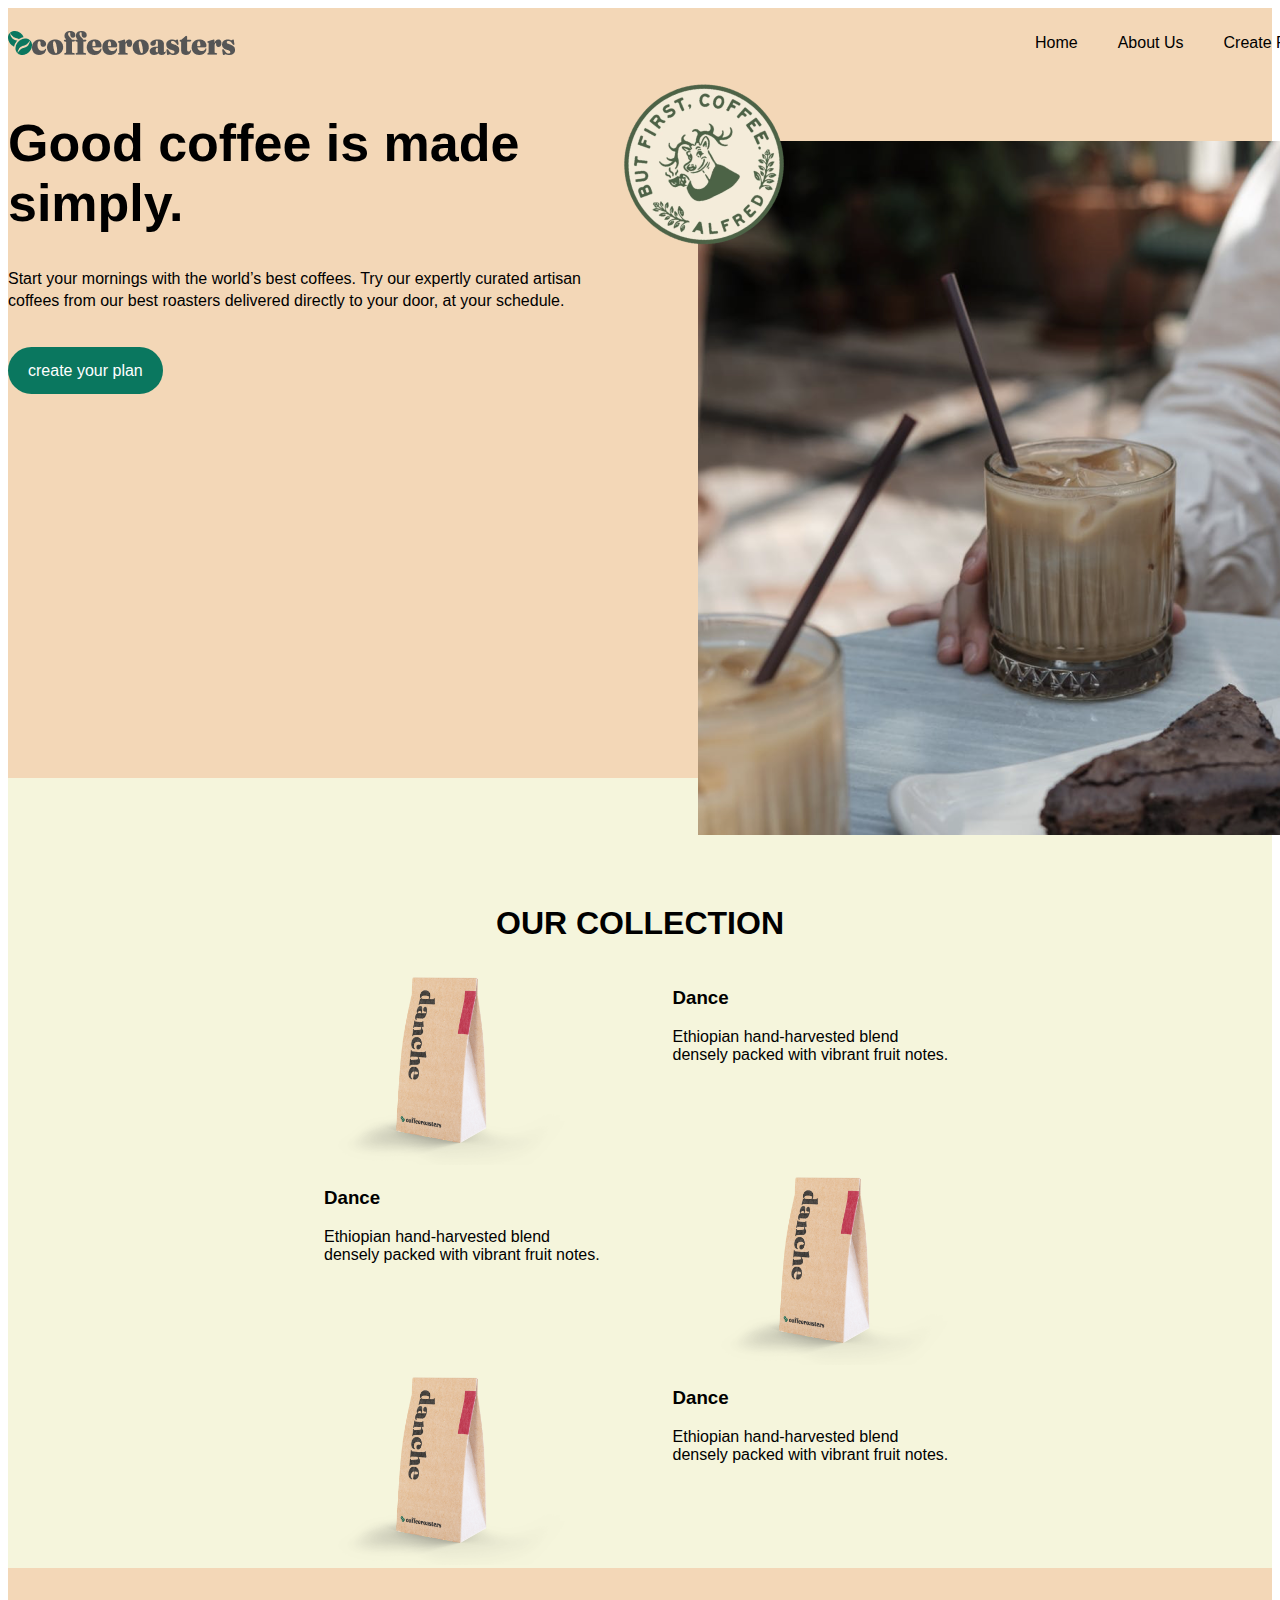
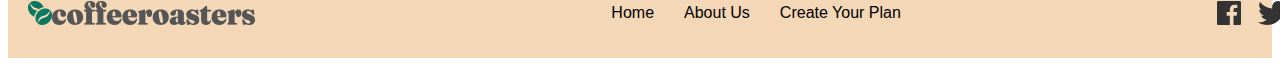
<file: index.html>
<head>
    <link rel="stylesheet" href="style.css">
    <link rel="stylesheet" href="https://cdnjs.cloudflare.com/ajax/libs/font-awesome/6.5.1/css/all.min.css"
        integrity="sha512-DTOQO9RWCH3ppGqcWaEA1BIZOC6xxalwEsw9c2QQeAIftl+Vegovlnee1c9QX4TctnWMn13TZye+giMm8e2LwA=="
        crossorigin="anonymous" referrerpolicy="no-referrer" />
    <title>Cofferoasters</title>
</head>

<body>
    <header>
        <div class="container">
            <img src="./images/logo.png" alt="logo">
            <ul>
                <li>
                    <a href="https://marsit.uz">Home</a>
                </li>
                <li>
                    <a href="./about.html">About Us</a>
                </li>
                <li>
                    <a href="https://marsit.uz">Create Plan</a>
                </li>
            </ul>
        </div>
    </header>

    <main>
        <section class="intro">
            <div class="container">
                <div class="left">
                    <h1>Good coffee is made simply.</h1>
                    <p>
                        Start your mornings with the world’s best coffees. Try our expertly curated artisan coffees from
                        our
                        best roasters delivered directly to your door, at your schedule.
                    </p>
                    <div class="plan">
                        <a href="https://marsit.uz">create your plan</a>
                    </div>
                </div>

                <div class="right">
                    <img class="label-img" src="./images/label.png" alt="label">
                    <img class="intro-img" src="./images/intro.png" alt="intro">
                </div>
            </div>
        </section>

        <section class="col-sec">
            <h2>our collection</h2>
            <div class="collections">
                <div class="collection">
                    <img src="./images/package.png" alt="package">
                    <div class="context">
                        <h3>Dance</h3>
                        <p>Ethiopian hand-harvested blend densely packed with vibrant fruit notes.</p>
                    </div>
                </div>
                <div class="collection">
                    <div class="context">
                        <h3>Dance</h3>
                        <p>Ethiopian hand-harvested blend densely packed with vibrant fruit notes.</p>
                    </div>
                    <img src="./images/package.png" alt="package">
                </div>
                <div class="collection">
                    <img src="./images/package.png" alt="package">
                    <div class="context">
                        <h3>Dance</h3>
                        <p>Ethiopian hand-harvested blend densely packed with vibrant fruit notes.</p>
                    </div>
                </div>
            </div>
        </section>
    </main>

    <footer>
        <div class="container">
            <img src="./images/logo.png" alt="logo">
            <ul>
                <li>
                    <a href="https://marsit.uz">Home</a>
                </li>
                <li>
                    <a href="https://marsit.uz">About Us</a>
                </li>
                <li>
                    <a href="https://marsit.uz">Create Your Plan</a>
                </li>
            </ul>
            <div class="tot">
                <img src="./images/Path.svg" alt="">
                <img src="./images/Path (1).svg" alt="">
                <img src="./images/Shape.svg" alt="">
              </div>
            </div>
        </div>
    </footer>
</body>
</file>
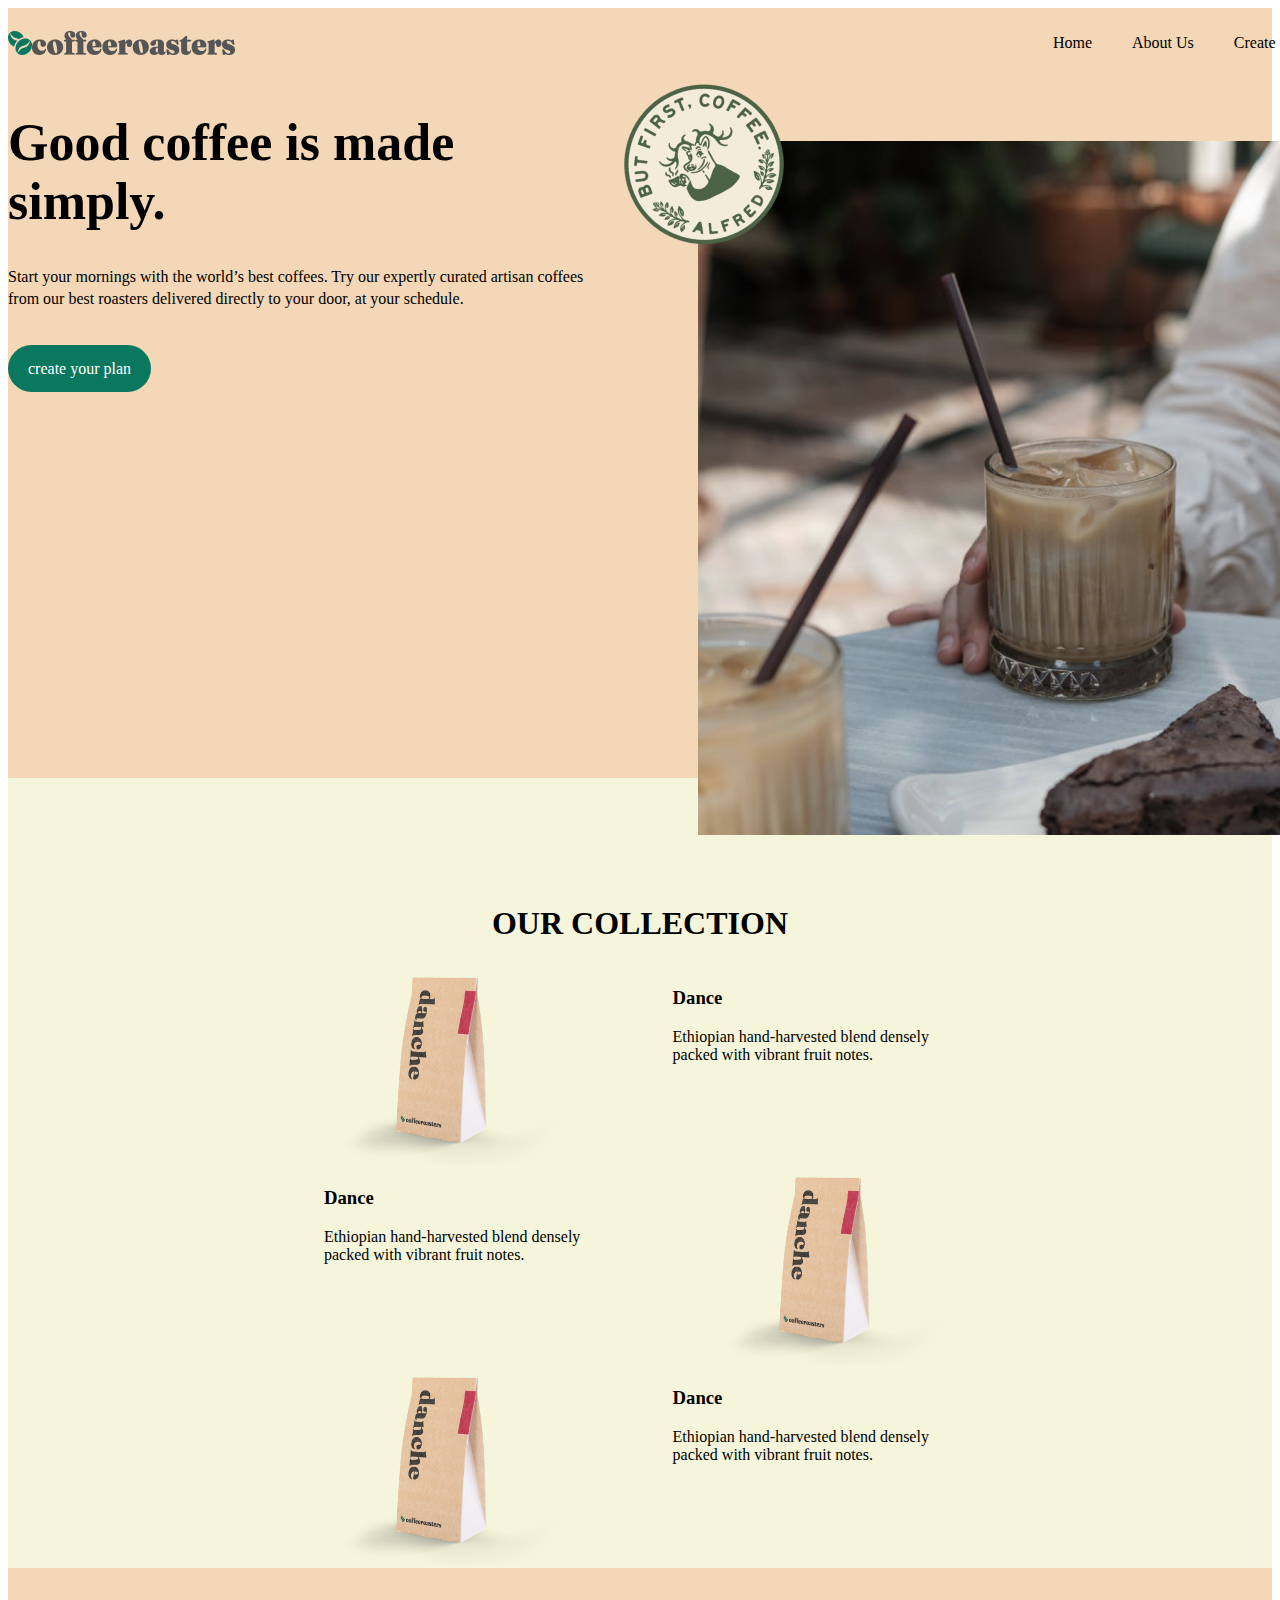
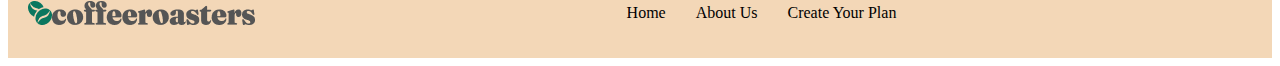
<file: coffee/index.html>
<head>
    <link rel="stylesheet" href="style.css">
    <link rel="stylesheet" href="https://cdnjs.cloudflare.com/ajax/libs/font-awesome/6.5.1/css/all.min.css"
        integrity="sha512-DTOQO9RWCH3ppGqcWaEA1BIZOC6xxalwEsw9c2QQeAIftl+Vegovlnee1c9QX4TctnWMn13TZye+giMm8e2LwA=="
        crossorigin="anonymous" referrerpolicy="no-referrer" />
    <title>Cofferoasters</title>
</head>

<body>
    <header>
        <div class="container">
            <img src="./images/logo.png" alt="logo">
            <ul>
                <li>
                    <a href="https://marsit.uz">Home</a>
                </li>
                <li>
                    <a href="https://marsit.uz">About Us</a>
                </li>
                <li>
                    <a href="https://marsit.uz">Create Plan</a>
                </li>
            </ul>
        </div>
    </header>

    <main>
        <section class="intro">
            <div class="container">
                <div class="left">
                    <h1>Good coffee is made simply.</h1>
                    <p>
                        Start your mornings with the world’s best coffees. Try our expertly curated artisan coffees from
                        our
                        best roasters delivered directly to your door, at your schedule.
                    </p>
                    <div class="plan">
                        <a href="https://marsit.uz">create your plan</a>
                    </div>
                </div>

                <div class="right">
                    <img class="label-img" src="./images/label.png" alt="label">
                    <img class="intro-img" src="./images/intro.png" alt="intro">
                </div>
            </div>
        </section>

        <section class="col-sec">
            <h2>our collection</h2>
            <div class="collections">
                <div class="collection">
                    <img src="./images/package.png" alt="package">
                    <div class="context">
                        <h3>Dance</h3>
                        <p>Ethiopian hand-harvested blend densely packed with vibrant fruit notes.</p>
                    </div>
                </div>
                <div class="collection">
                    <div class="context">
                        <h3>Dance</h3>
                        <p>Ethiopian hand-harvested blend densely packed with vibrant fruit notes.</p>
                    </div>
                    <img src="./images/package.png" alt="package">
                </div>
                <div class="collection">
                    <img src="./images/package.png" alt="package">
                    <div class="context">
                        <h3>Dance</h3>
                        <p>Ethiopian hand-harvested blend densely packed with vibrant fruit notes.</p>
                    </div>
                </div>
            </div>
        </section>
    </main>

    <footer>
        <div class="container">
            <img src="./images/logo.png" alt="logo">
            <ul>
                <li>
                    <a href="https://marsit.uz">Home</a>
                </li>
                <li>
                    <a href="https://marsit.uz">About Us</a>
                </li>
                <li>
                    <a href="https://marsit.uz">Create Your Plan</a>
                </li>
            </ul>
            <ul>
                <li>
                    <i class="fa-brands fa-facebook"></i>
                </li>
                <li>
                    <i class="fa-brands fa-twitter"></i>
                </li>
                <li>
                    <i class="fa-brands fa-instagram"></i>
                </li>
            </ul>
        </div>
    </footer>
</body>
</file>
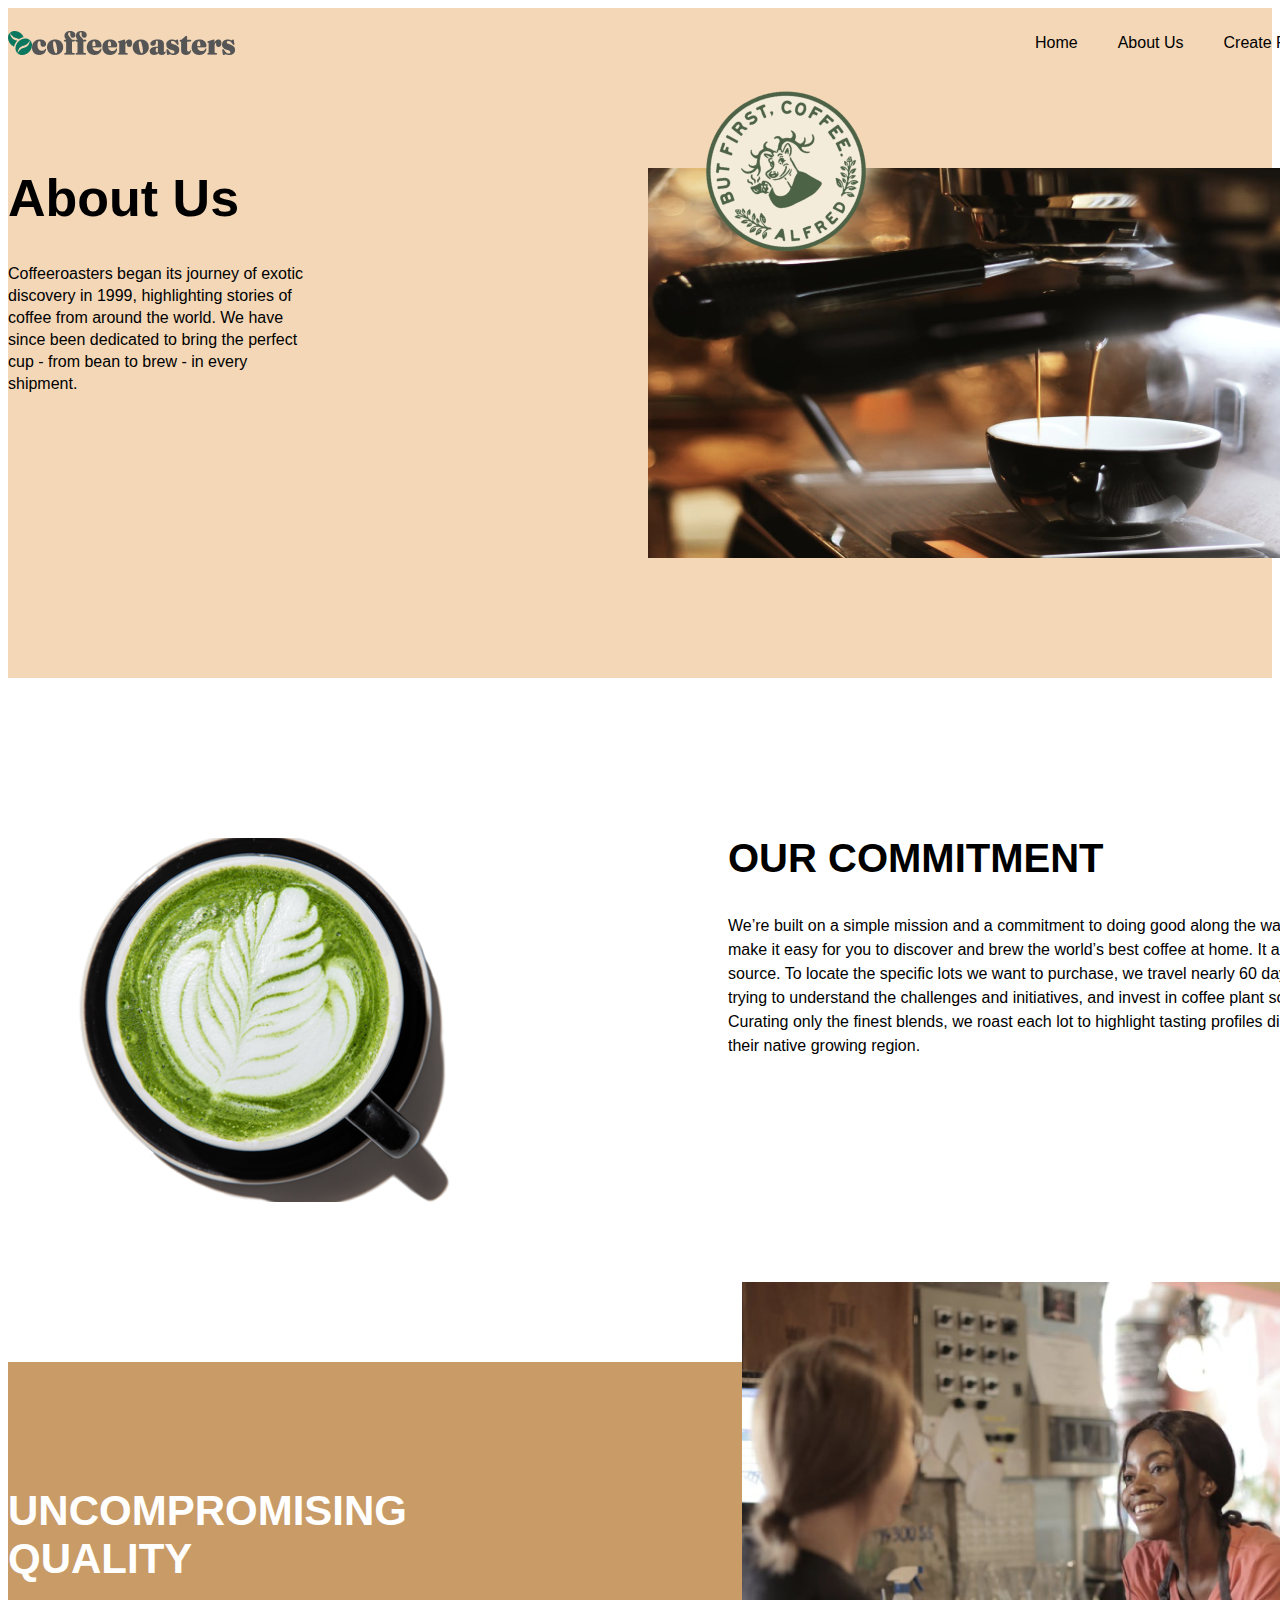
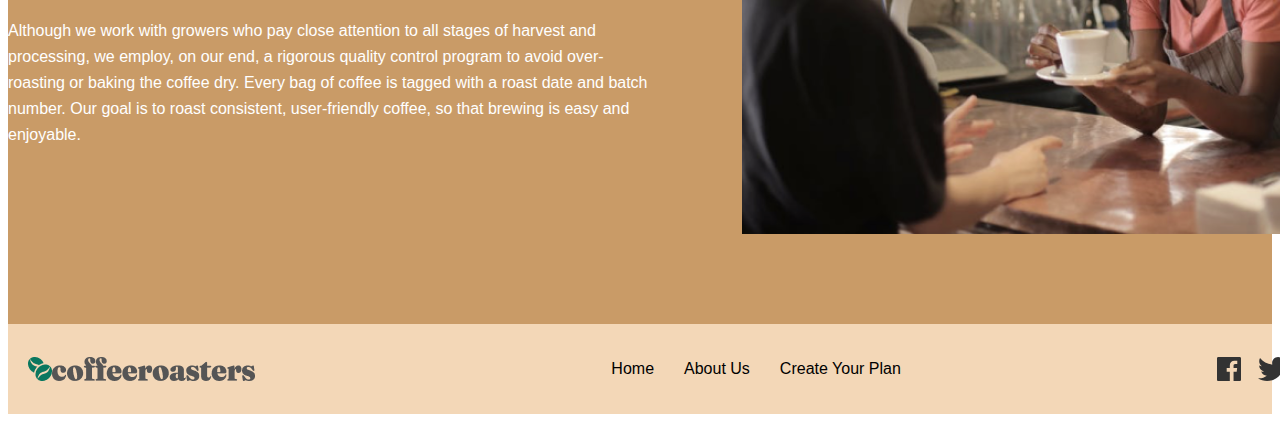
<file: about.html>
<head>
    <link rel="stylesheet" href="style.css">
    <title>About Us</title>
</head>

<body>
    <header>
        <div class="container">
            <img src="./images/logo.png" alt="logo">
            <ul>
                <li>
                    <a href="./index.html">Home</a>
                </li>
                <li>
                    <a href="./about.html">About Us</a>
                </li>
                <li>
                    <a href="https://marsit.uz">Create Plan</a>
                </li>
            </ul>
        </div>
    </header>

    <main>
        <section class="about">
            <div class="container">
                <div class="left">
                    <h1>About Us</h1>
                    <p>
                        Coffeeroasters began its journey of exotic discovery in 1999, highlighting stories of coffee
                        from around the world. We have since been dedicated to bring the perfect cup - from bean to brew
                        - in every shipment.
                    </p>
                </div>
                <div class="right">
                    <img class="label" src="./images/label.png" alt="label">
                    <img class="machine" src="./images/machine.png" alt="machine">
                </div>
            </div>
        </section>

        <section class="commitment">
            <div class="container">
                <div class="left">
                    <img src="./images/cup.png" alt="cup">
                </div>
                <div class="right">
                    <h2><strong>OUR COMMITMENT</strong></h2>
                    <p>
                        We’re built on a simple mission and a commitment to doing good along the way. We want to make it
                        easy for
                        you to discover and brew the world’s best coffee at home. It all starts at the source. To locate
                        the
                        specific lots we want to purchase, we travel nearly 60 days a year trying to understand the
                        challenges
                        and initiatives, and invest in coffee plant science. Curating only the finest blends, we roast
                        each
                        lot
                        to highlight tasting profiles distinctive to their native growing region.
                    </p>
                </div>
            </div>
        </section>

        <section class="quality">
            <div class="container">
                <div class="left">
                    <h2>Uncompromising quality</h2>
                    <p>
                        Although we work with growers who pay close attention to all stages of harvest and processing,
                        we employ, on our end, a rigorous quality control program to avoid over-roasting or baking the
                        coffee dry. Every bag of coffee is tagged with a roast date and batch number. Our goal is to
                        roast consistent, user-friendly coffee, so that brewing is easy and enjoyable.
                    </p>
                </div>
                <div class="right">
                    <img src="./images/friends.png" alt="friends">
                </div>
            </div>
        </section>
    </main>

    <footer>
        <div class="container">
            <img src="./images/logo.png" alt="logo">
            <ul>
                <li>
                    <a href="https://marsit.uz">Home</a>
                </li>
                <li>
                    <a href="https://marsit.uz">About Us</a>
                </li>
                <li>
                    <a href="https://marsit.uz">Create Your Plan</a>
                </li>
            </ul>
          <div class="tot">
            <img src="./images/Path.svg" alt="">
            <img src="./images/Path (1).svg" alt="">
            <img src="./images/Shape.svg" alt="">
          </div>
        </div>
    </footer>
</body>
</file>
<file: style.css>
header ul {
    list-style: none;
    display: flex;
    gap: 40px;
}

header ul a {
    text-decoration: none;
    color: black;
}

header .container {
    display: flex;
    align-items: center;
    justify-content: space-between;
}

header img {
    height: 100%;
}

.container {
    width: 1300px;
    margin: 0 auto;
} 

header {
    background-color: #F3D7B7;
    padding: 10px 0;
}

.intro {
    background-color: #F3D7B7;
}

.intro .container {
    display: flex;
}

.intro-img {
    position: relative;
    top: -150px;
    left: 100px;
}

.label-img {
    position: relative;
    top: -20px;
    z-index: 1;
}

.intro .left h1 {
    font-size: 52px;
    animation-name: slideX;
    animation-duration: 2s;
    z-index: 2;
}

.intro .left p {
    line-height: 22px;
    margin-bottom: 50px;
    animation-name: slidex;
    animation-duration: 2s;
}

.intro .left .plan {
    animation-name: slideY;
    animation-duration: 2s;
}

.intro .left a {
    text-decoration: none;
    background-color: #0A775F;
    color: white;
    padding: 15px 20px;
    border-radius: 30px;
}

.intro .left a:hover {
    background-color: #10ad8b;
}

.intro .right {
    height: 700px;
}

.col-sec {
    padding-top: 100px;
    background-color: beige;
}

.col-sec h2 {
    text-align: center;
    font-size: 32px;
    text-transform: uppercase;
}

.col-sec .collection {
    display: flex;
    width: 50%;
    margin: 0 auto;
    gap: 100px;
}

.col-sec .collection img {
    height: 200px;
}

.col-sec .collection img:hover {
    cursor: pointer;
    transform: scale(1.1);
}

footer {
    background-color: #F3D7B7;
    padding: 20px;
}

footer .container {
    display: flex;
    align-items: center;
    justify-content: space-between;
}

footer .container img {
    height: 100%;
}

footer ul {
    list-style: none;
    display: flex;
    gap: 30px; 
}

footer ul a {
    text-decoration: none;
    color: black;
}

.about {
    background-color: #F3D7B7;
    padding-bottom: 50px;
}

.about .container {
    display: flex;
    gap: 40px;
    justify-content: space-between;
}

.about .container h1 {
    margin-top: 0;
    font-size: 52px;
}

.about .container .right{
    margin-bottom: 70px;
}

.about .container p {
    line-height: 22px;
    width: 300px;
}

.about .container .label {
    position: absolute;
    top: -25px;
    left: 680px;
}

.commitment {
    padding: 70px;
}

.commitment .container {
    display: flex;
    justify-content: space-between;
}

.commitment .right {
    width: 50%;
}

.commitment .right h2 {
    font-size: 40px;
}

.commitment .right p {
    line-height: 24px;
}

.quality {
    background-color: #C99B67;
    padding: 40px 0;
}

.quality .container {
    display: flex;
    justify-content: space-between;
}

.quality .left {
    width: 50%;
}

.quality .left h2 {
    font-size: 42px;
    color: white;
    width: 300px;
    text-transform: uppercase;
}

.quality .left p {
    color: white;
    line-height: 26px;
}

.quality .right img {
    position: relative;
    top: -120px;
}

body{
    font-family: Arial, Helvetica, sans-serif;
}

.about .container .left{
    margin-top: 90px;
}

.about .container .right .label{
    margin-top: 90px;
}

.about .container .right{
    margin-top: 90px;
}

.commitment .container .left{
    margin-top: 90px;
    margin-bottom: 90px;
}

.commitment .container .right{
    margin-top: 55px;
}

.quality .container .left{
    margin-top: 50px;
    margin-bottom: 50px;
}

.quality .container .left p{
    margin-bottom: 0px;
}

.quality .container .right{
    margin-bottom: -70px;
}

.tot{
    display: flex;
    gap: 17px;
    height: 24px;
}
</file>
<file: coffee/style.css>
header ul {
    list-style: none;
    display: flex;
    gap: 40px;
}

header ul a {
    text-decoration: none;
    color: black;
}

header .container {
    display: flex;
    align-items: center;
    justify-content: space-between;
}

header img {
    height: 100%;
}

.container {
    width: 1300px;
    margin: 0 auto;
} 

header {
    background-color: #F3D7B7;
    padding: 10px 0;
}

.intro {
    background-color: #F3D7B7;
}

.intro .container {
    display: flex;
}

.intro-img {
    position: relative;
    top: -150px;
    left: 100px;
}

.label-img {
    position: relative;
    top: -20px;
    z-index: 1;
}

.intro .left h1 {
    font-size: 52px;
    animation-name: slideX;
    animation-duration: 2s;
    z-index: 2;
}

.intro .left p {
    line-height: 22px;
    margin-bottom: 50px;
    animation-name: slidex;
    animation-duration: 2s;
}

.intro .left .plan {
    animation-name: slideY;
    animation-duration: 2s;
}

.intro .left a {
    text-decoration: none;
    background-color: #0A775F;
    color: white;
    padding: 15px 20px;
    border-radius: 30px;
}

.intro .left a:hover {
    background-color: #10ad8b;
}

.intro .right {
    height: 700px;
}

.col-sec {
    padding-top: 100px;
    background-color: beige;
}

.col-sec h2 {
    text-align: center;
    font-size: 32px;
    text-transform: uppercase;
}

.col-sec .collection {
    display: flex;
    width: 50%;
    margin: 0 auto;
    gap: 100px;
}

.col-sec .collection img {
    height: 200px;
}

.col-sec .collection img:hover {
    cursor: pointer;
    transform: scale(1.1);
}

footer {
    background-color: #F3D7B7;
    padding: 20px;
}

footer .container {
    display: flex;
    align-items: center;
    justify-content: space-between;
}

footer .container img {
    height: 100%;
}

footer ul {
    list-style: none;
    display: flex;
    gap: 30px; 
}

footer ul a {
    text-decoration: none;
    color: black;
}

@keyframes slideX {
    from {
        transform: translateX(110vh);
    }

    to {
        transform: translateX(0);
    }
}

@keyframes slidex {
    from {
        transform: translateX(-110vh);
    }

    to {
        transform: translateX(0);
    }
}

@keyframes slideY {
    from {
        transform: translateY(110vh);
    }

    to {
        transform: translateY(0);
    }
}
</file>
